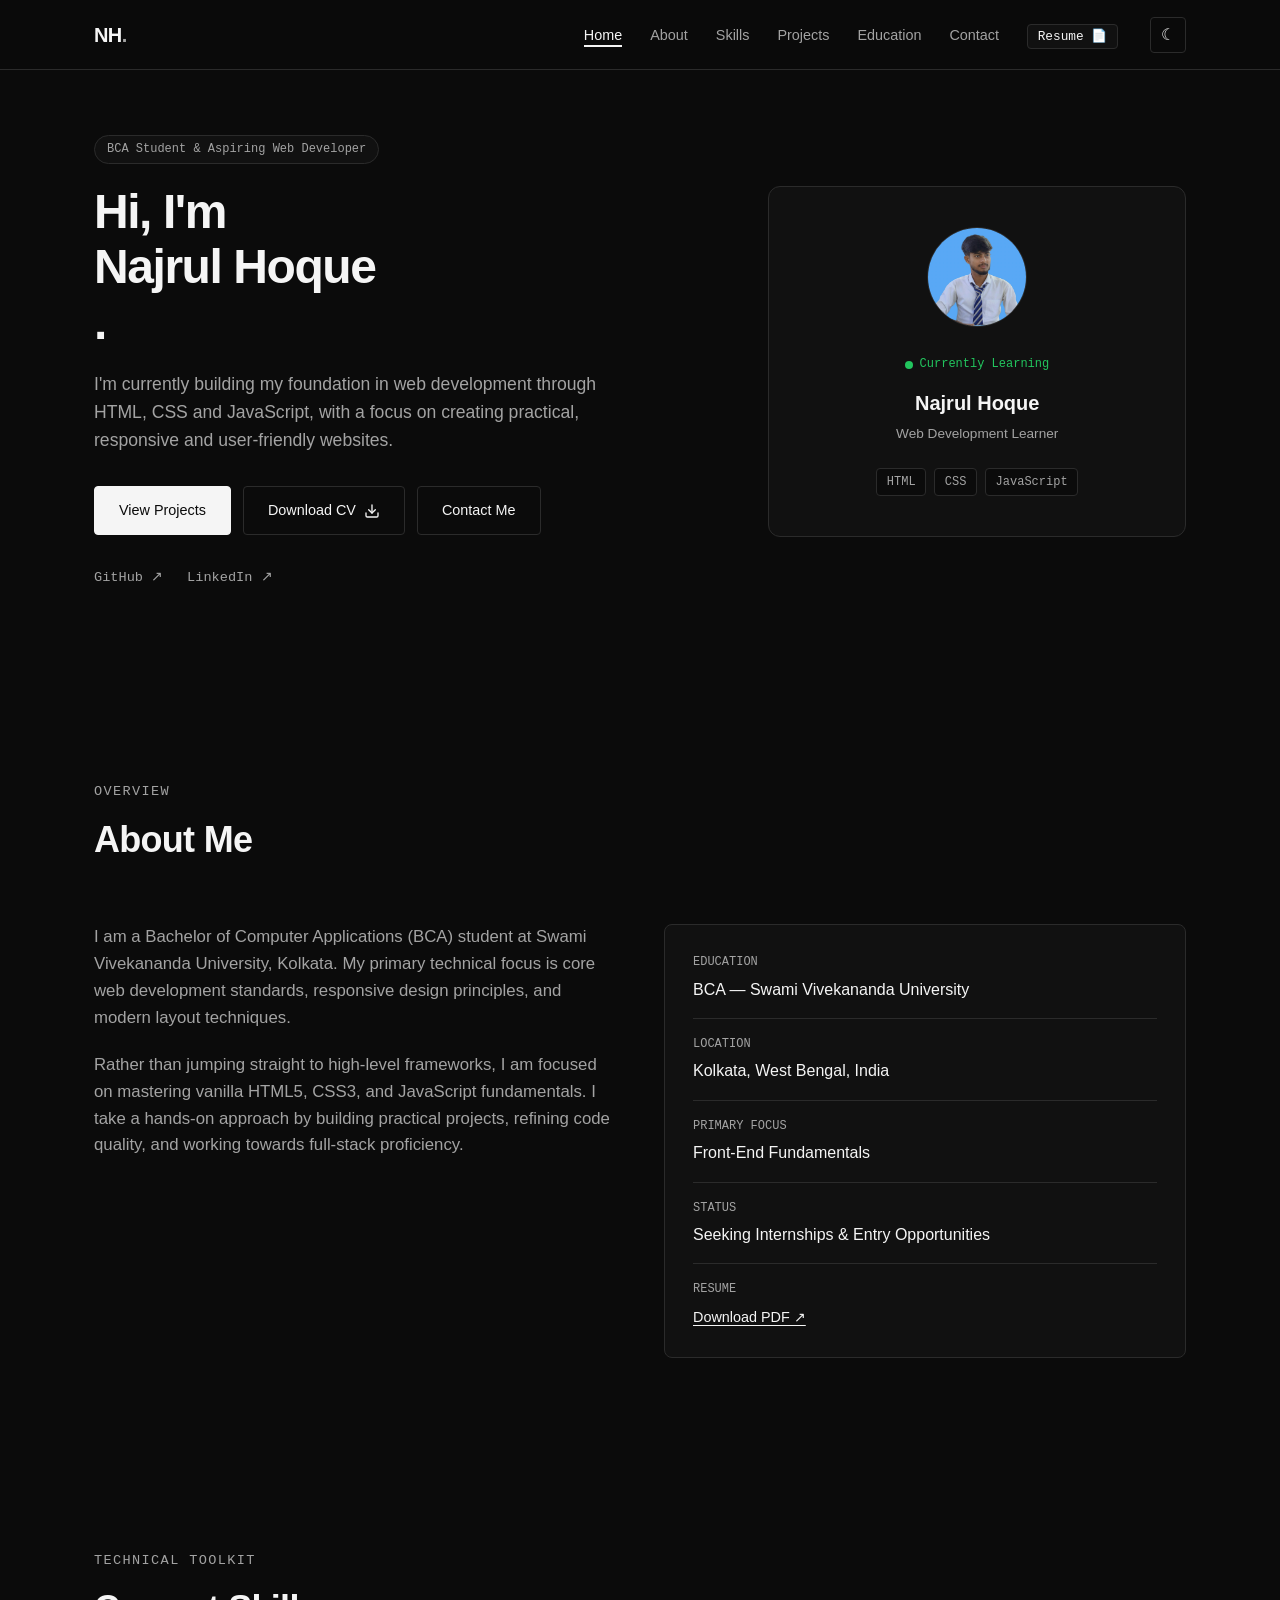
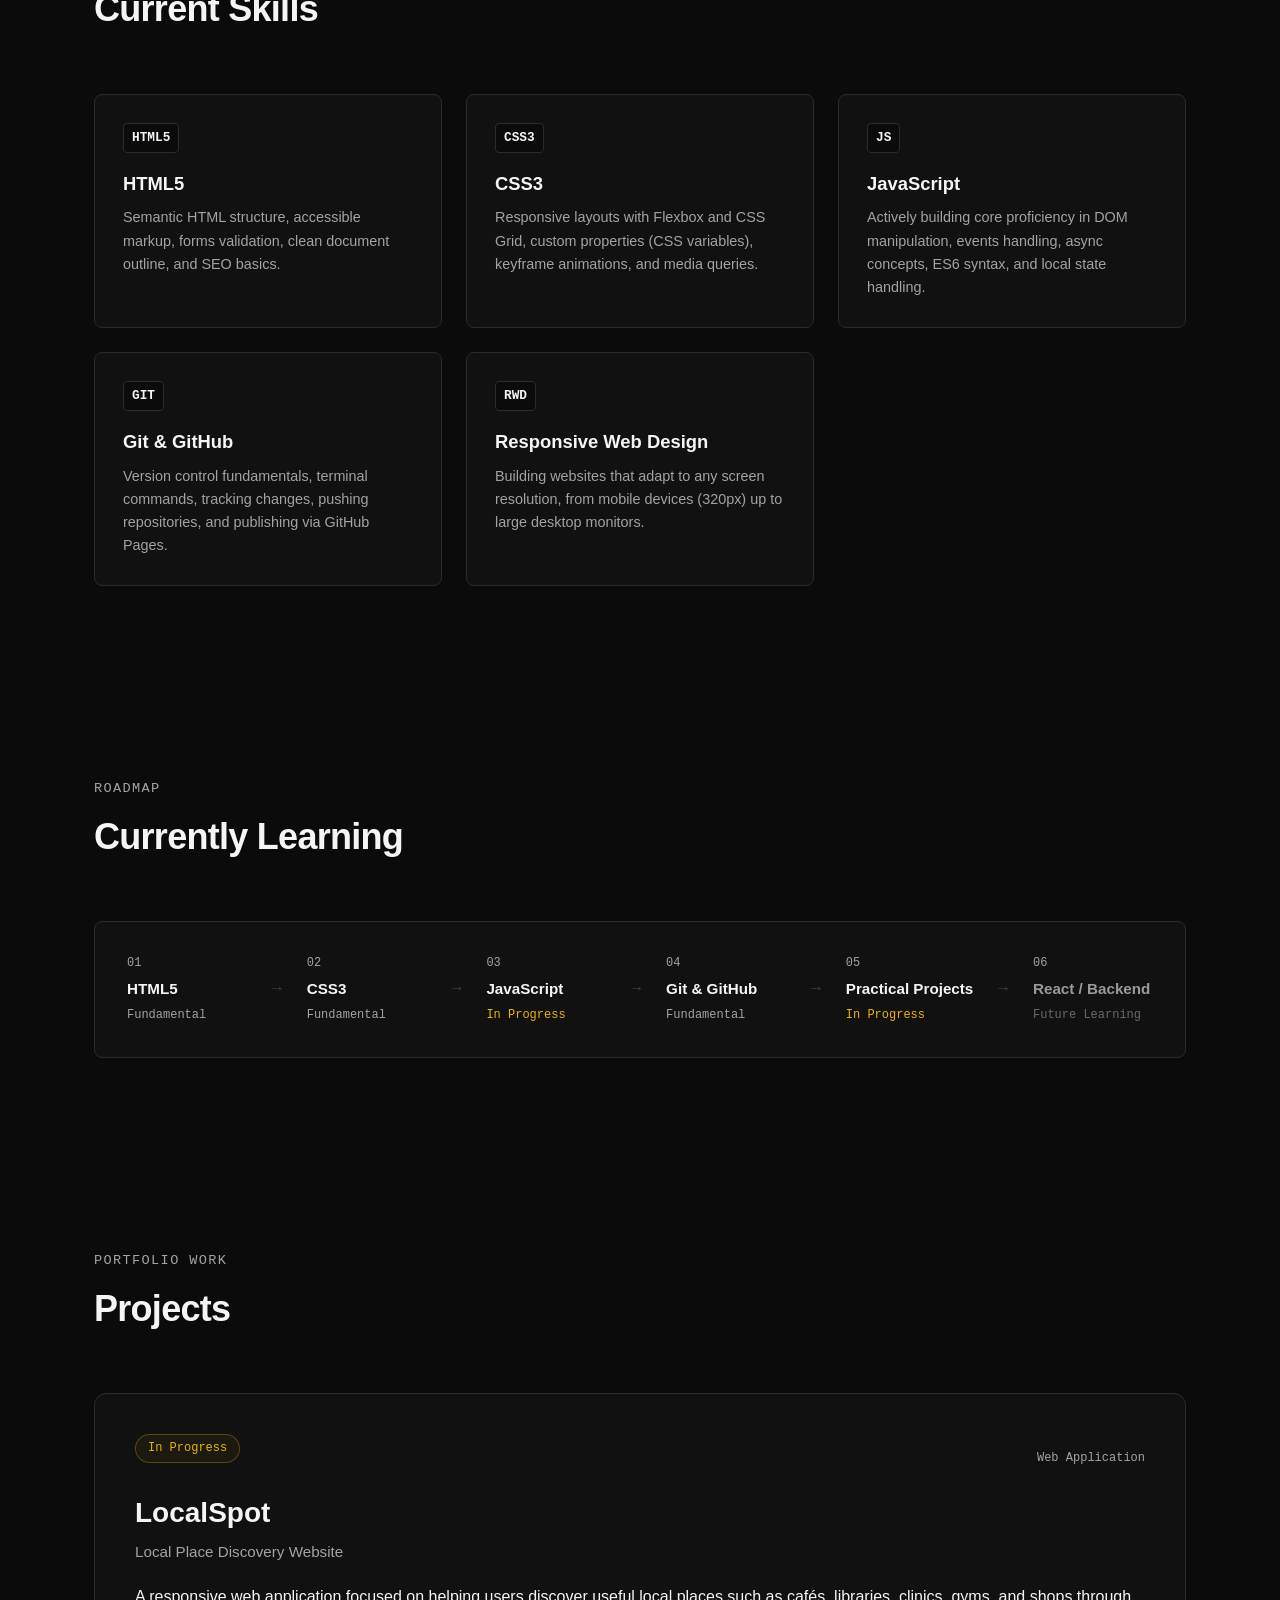
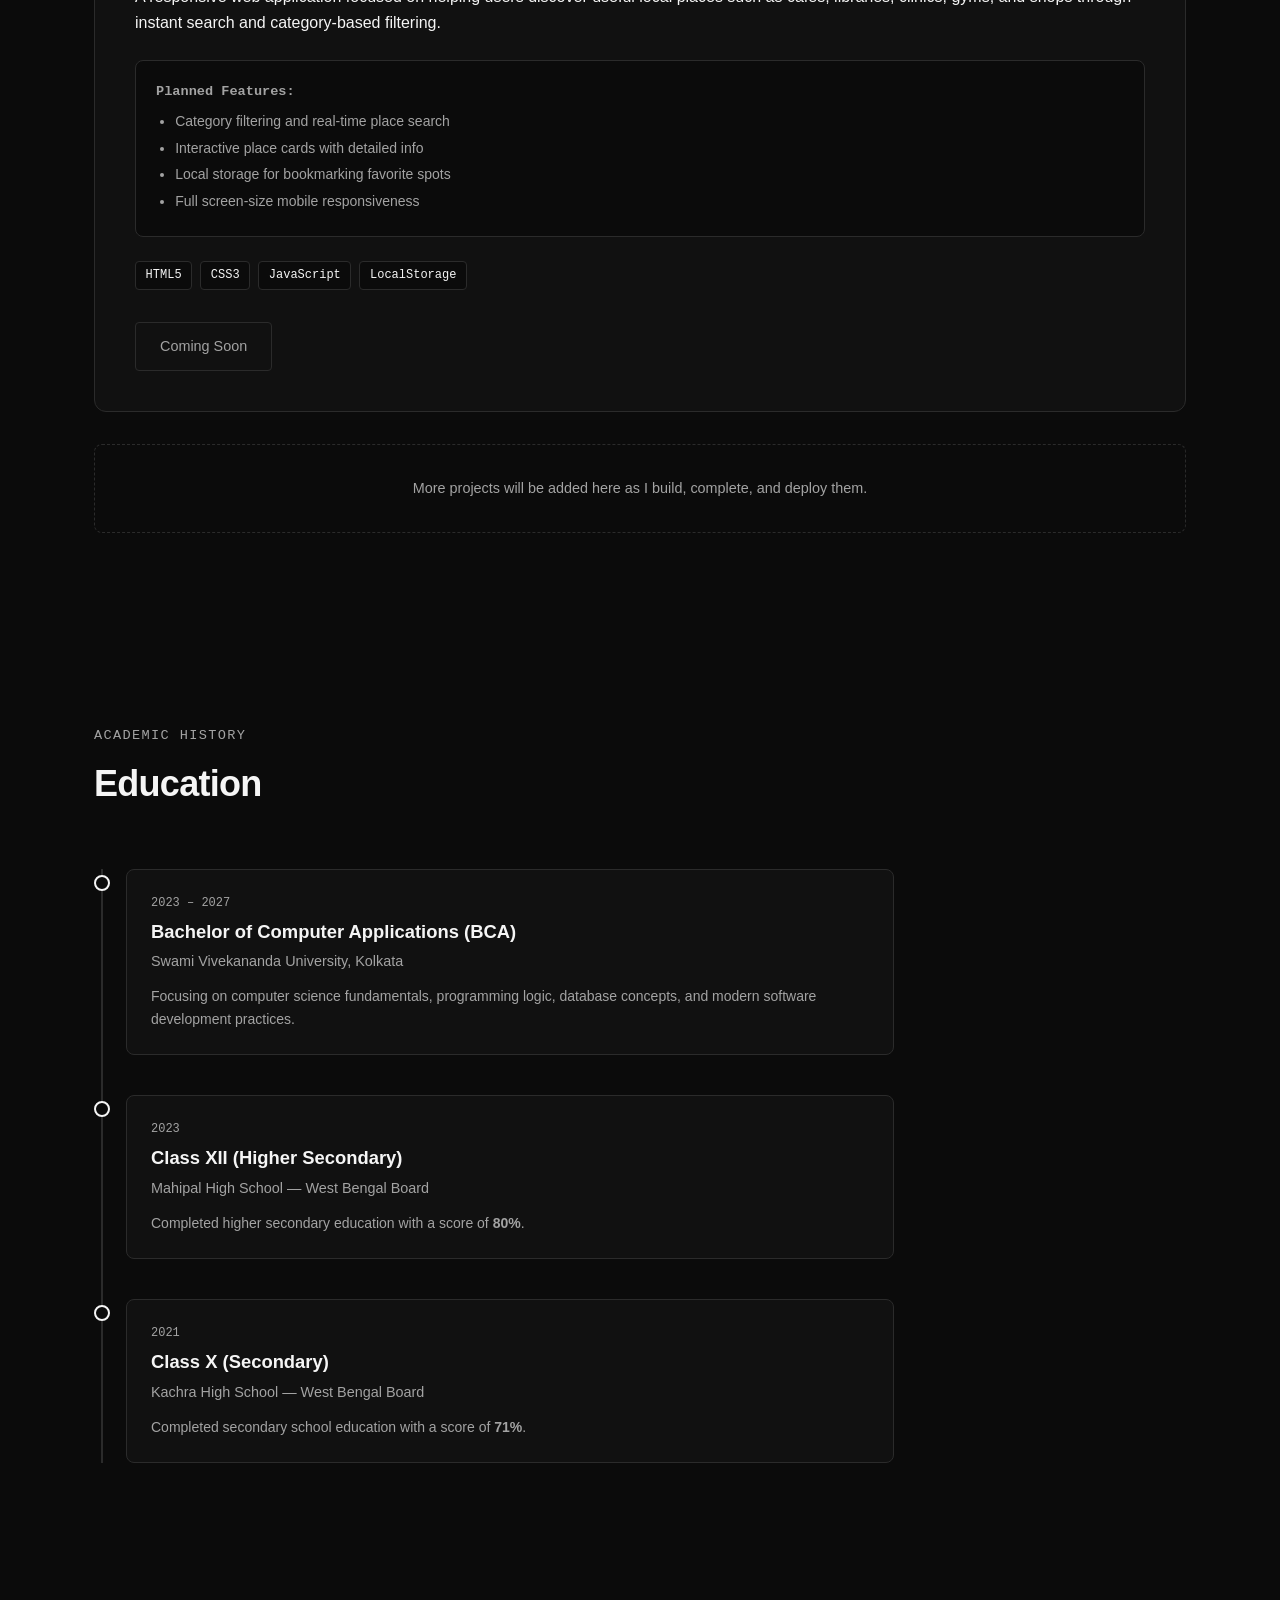
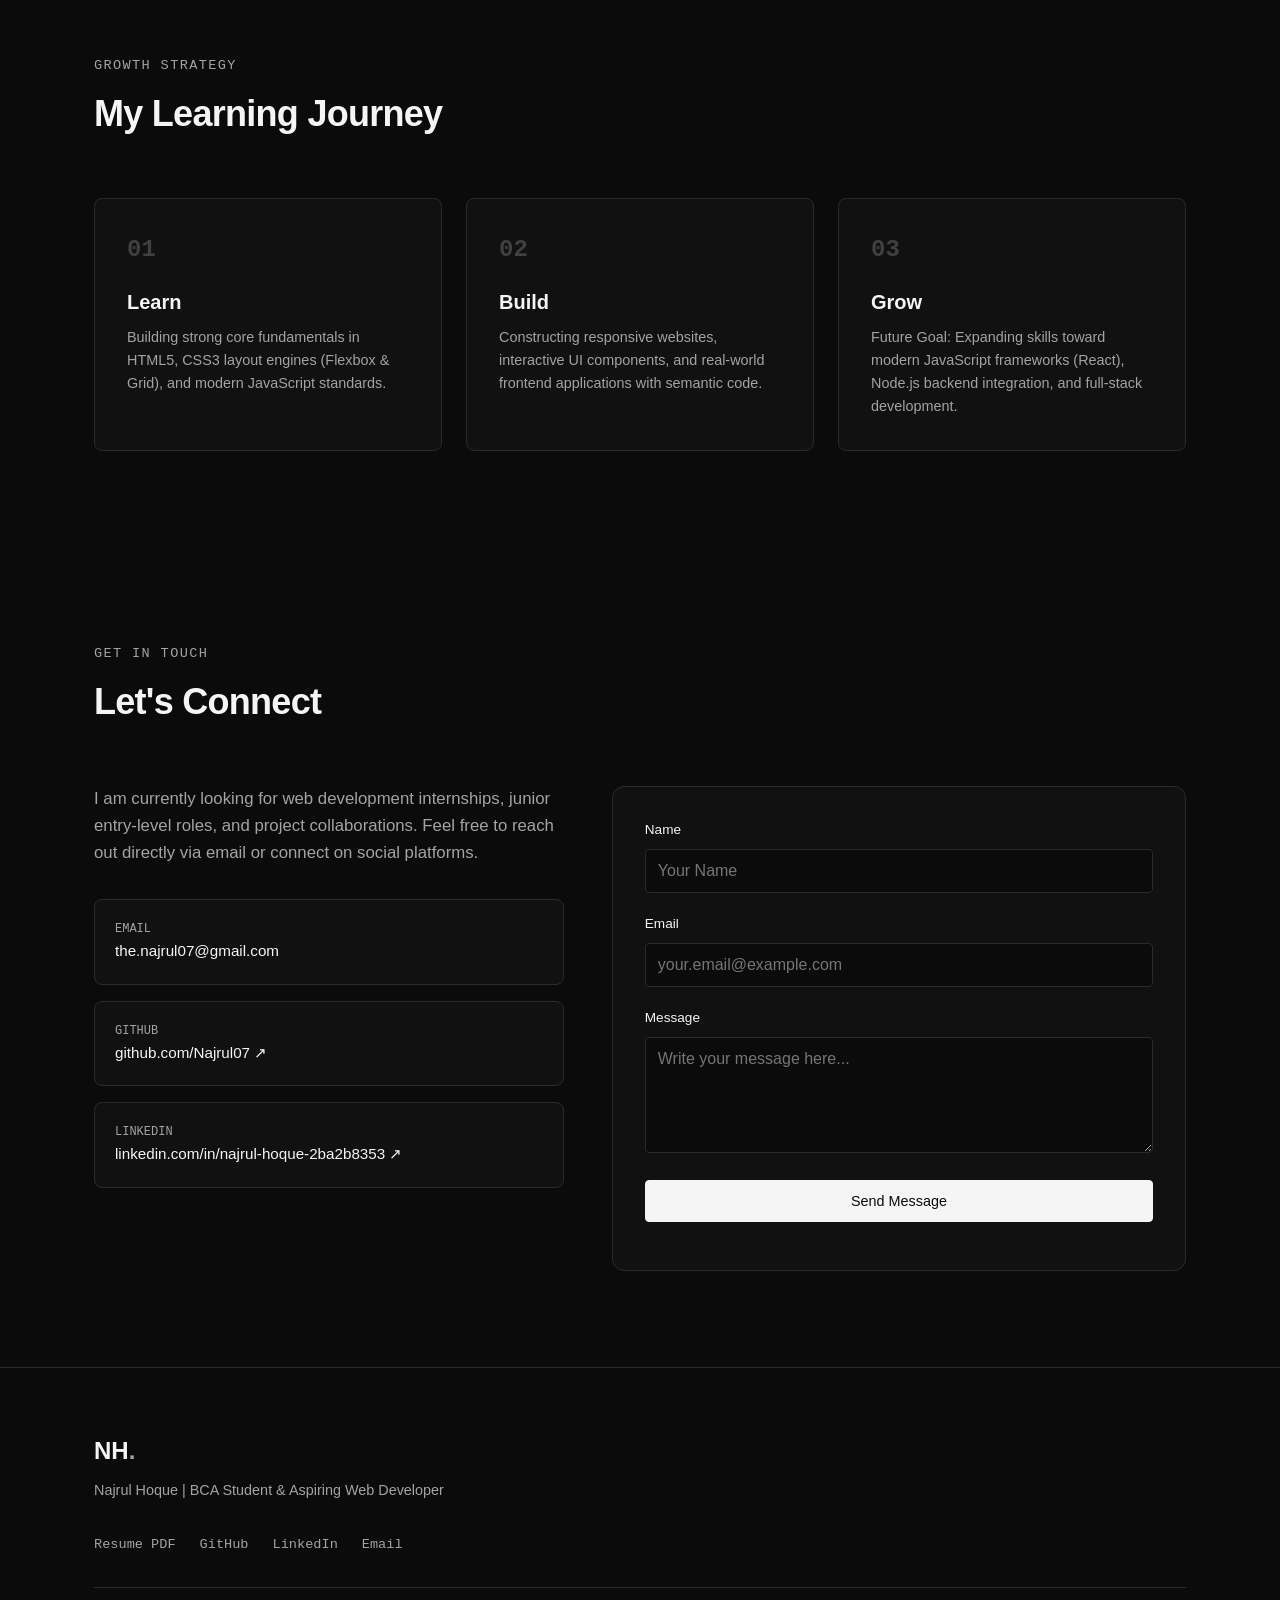
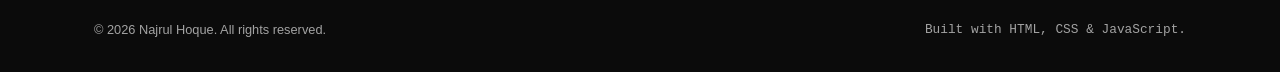
<file: index.html>
<!DOCTYPE html>
<html lang="en" data-theme="dark">
<head>
  <meta charset="UTF-8">
  <meta name="viewport" content="width=device-width, initial-scale=1.0">
  <meta name="description" content="BCA student and aspiring web developer from Kolkata building responsive and practical web experiences with HTML, CSS and JavaScript.">
  <meta name="theme-color" content="#0B0B0B">

  <!-- Open Graph / Social Media -->
  <meta property="og:type" content="website">
  <meta property="og:title" content="Najrul Hoque | Web Developer">
  <meta property="og:description" content="BCA student and aspiring web developer from Kolkata building responsive and practical web experiences.">

  <title>Najrul Hoque | Web Developer</title>

  <link rel="stylesheet" href="style.css">
</head>
<body>

  <!-- NAVIGATION -->
  <header class="navbar" id="navbar">
    <div class="nav-container container">
      <a href="#hero" class="nav-logo" aria-label="Najrul Hoque Home">NH<span class="logo-dot">.</span></a>

      <button class="nav-toggle" id="navToggle" aria-label="Toggle navigation menu" aria-expanded="false">
        <span class="hamburger-bar"></span>
        <span class="hamburger-bar"></span>
        <span class="hamburger-bar"></span>
      </button>

      <nav class="nav-menu" id="navMenu">
        <ul class="nav-list">
          <li><a href="#hero" class="nav-link active">Home</a></li>
          <li><a href="#about" class="nav-link">About</a></li>
          <li><a href="#skills" class="nav-link">Skills</a></li>
          <li><a href="#projects" class="nav-link">Projects</a></li>
          <li><a href="#education" class="nav-link">Education</a></li>
          <li><a href="#contact" class="nav-link">Contact</a></li>
          <li>
            <!-- CV Navigation Action Link -->
            <a href="Najrul_Hoque_CV.pdf" download="Najrul_Hoque_CV.pdf" class="nav-link nav-cv-link" target="_blank" rel="noopener">
              Resume 📄
            </a>
          </li>
        </ul>
        <button class="theme-toggle" id="themeToggle" aria-label="Toggle dark and light theme">
          <span class="theme-icon" id="themeIcon">☾</span>
        </button>
      </nav>
    </div>
  </header>

  <main id="main-content">

    <!-- HERO SECTION -->
    <section class="hero section" id="hero">
      <div class="container hero-container">
        <div class="hero-content reveal">
          <div class="badge">BCA Student &amp; Aspiring Web Developer</div>
          <h1 class="hero-title">Hi, I'm <span class="highlight">Najrul Hoque</span>.</h1>
          <p class="hero-description">
            I'm currently building my foundation in web development through HTML, CSS and JavaScript, with a focus on creating practical, responsive and user-friendly websites.
          </p>
          <div class="hero-actions">
            <a href="#projects" class="btn btn-primary">View Projects</a>
            <!-- CV Download Button in Hero -->
            <a href="Najrul_Hoque_CV.pdf" download="Najrul_Hoque_CV.pdf" class="btn btn-secondary btn-icon" target="_blank" rel="noopener">
              <span>Download CV</span>
              <svg width="16" height="16" viewBox="0 0 24 24" fill="none" stroke="currentColor" stroke-width="2" stroke-linecap="round" stroke-linejoin="round" aria-hidden="true"><path d="M21 15v4a2 2 0 0 1-2 2H5a2 2 0 0 1-2-2v-4"></path><polyline points="7 10 12 15 17 10"></polyline><line x1="12" y1="15" x2="12" y2="3"></line></svg>
            </a>
            <a href="#contact" class="btn btn-secondary">Contact Me</a>
          </div>
          <div class="hero-links">
            <a href="https://github.com/Najrul07" target="_blank" rel="noopener noreferrer" class="social-link">GitHub ↗</a>
            <a href="https://www.linkedin.com/in/najrul-hoque-2ba2b8353" target="_blank" rel="noopener noreferrer" class="social-link">LinkedIn ↗</a>
          </div>
        </div>

        <div class="hero-card-wrap reveal">
          <div class="profile-card">
            <div class="profile-avatar">
              <!-- Replace with actual image when ready: <img src="assets/images/profile.jpg" alt="Najrul Hoque"> -->
               <img src="profile.jpg" alt="Najrul Hoque">
              <!-- <div class="avatar-placeholder">NH</div> -->
            </div>
            <div class="profile-info">
              <span class="status-indicator">
                <span class="status-dot"></span> Currently Learning
              </span>
              <h2 class="profile-name">Najrul Hoque</h2>
              <p class="profile-sub">Web Development Learner</p>
              <div class="profile-tech-tags">
                <span>HTML</span>
                <span>CSS</span>
                <span>JavaScript</span>
              </div>
            </div>
          </div>
        </div>
      </div>
    </section>

    <!-- ABOUT SECTION -->
    <section class="about section" id="about">
      <div class="container">
        <div class="section-header reveal">
          <span class="section-subtitle">Overview</span>
          <h2 class="section-title">About Me</h2>
        </div>

        <div class="about-grid">
          <div class="about-text reveal">
            <p>
              I am a Bachelor of Computer Applications (BCA) student at Swami Vivekananda University, Kolkata. My primary technical focus is core web development standards, responsive design principles, and modern layout techniques.
            </p>
            <p>
              Rather than jumping straight to high-level frameworks, I am focused on mastering vanilla HTML5, CSS3, and JavaScript fundamentals. I take a hands-on approach by building practical projects, refining code quality, and working towards full-stack proficiency.
            </p>
          </div>

          <div class="about-details reveal">
            <div class="info-card">
              <div class="info-item">
                <span class="info-label">Education</span>
                <span class="info-value">BCA — Swami Vivekananda University</span>
              </div>
              <div class="info-item">
                <span class="info-label">Location</span>
                <span class="info-value">Kolkata, West Bengal, India</span>
              </div>
              <div class="info-item">
                <span class="info-label">Primary Focus</span>
                <span class="info-value">Front-End Fundamentals</span>
              </div>
              <div class="info-item">
                <span class="info-label">Status</span>
                <span class="info-value">Seeking Internships &amp; Entry Opportunities</span>
              </div>
              <div class="info-item">
                <span class="info-label">Resume</span>
                <span class="info-value">
                  <a href="Najrul_Hoque_CV.pdf" download="Najrul_Hoque_CV.pdf" class="text-link" target="_blank" rel="noopener">Download PDF ↗</a>
                </span>
              </div>
            </div>
          </div>
        </div>
      </div>
    </section>

    <!-- SKILLS SECTION -->
    <section class="skills section" id="skills">
      <div class="container">
        <div class="section-header reveal">
          <span class="section-subtitle">Technical Toolkit</span>
          <h2 class="section-title">Current Skills</h2>
        </div>

        <div class="skills-grid">
          <div class="skill-card reveal">
            <div class="skill-icon">HTML5</div>
            <h3 class="skill-name">HTML5</h3>
            <p class="skill-desc">Semantic HTML structure, accessible markup, forms validation, clean document outline, and SEO basics.</p>
          </div>

          <div class="skill-card reveal">
            <div class="skill-icon">CSS3</div>
            <h3 class="skill-name">CSS3</h3>
            <p class="skill-desc">Responsive layouts with Flexbox and CSS Grid, custom properties (CSS variables), keyframe animations, and media queries.</p>
          </div>

          <div class="skill-card reveal">
            <div class="skill-icon">JS</div>
            <h3 class="skill-name">JavaScript</h3>
            <p class="skill-desc">Actively building core proficiency in DOM manipulation, events handling, async concepts, ES6 syntax, and local state handling.</p>
          </div>

          <div class="skill-card reveal">
            <div class="skill-icon">GIT</div>
            <h3 class="skill-name">Git &amp; GitHub</h3>
            <p class="skill-desc">Version control fundamentals, terminal commands, tracking changes, pushing repositories, and publishing via GitHub Pages.</p>
          </div>

          <div class="skill-card reveal">
            <div class="skill-icon">RWD</div>
            <h3 class="skill-name">Responsive Web Design</h3>
            <p class="skill-desc">Building websites that adapt to any screen resolution, from mobile devices (320px) up to large desktop monitors.</p>
          </div>
        </div>
      </div>
    </section>

    <!-- CURRENTLY LEARNING SECTION -->
    <section class="learning-path section">
      <div class="container">
        <div class="section-header reveal">
          <span class="section-subtitle">Roadmap</span>
          <h2 class="section-title">Currently Learning</h2>
        </div>

        <div class="path-flow reveal">
          <div class="path-step completed">
            <span class="step-num">01</span>
            <span class="step-name">HTML5</span>
            <span class="step-status">Fundamental</span>
          </div>
          <div class="path-arrow">→</div>

          <div class="path-step completed">
            <span class="step-num">02</span>
            <span class="step-name">CSS3</span>
            <span class="step-status">Fundamental</span>
          </div>
          <div class="path-arrow">→</div>

          <div class="path-step active">
            <span class="step-num">03</span>
            <span class="step-name">JavaScript</span>
            <span class="step-status">In Progress</span>
          </div>
          <div class="path-arrow">→</div>

          <div class="path-step completed">
            <span class="step-num">04</span>
            <span class="step-name">Git &amp; GitHub</span>
            <span class="step-status">Fundamental</span>
          </div>
          <div class="path-arrow">→</div>

          <div class="path-step active">
            <span class="step-num">05</span>
            <span class="step-name">Practical Projects</span>
            <span class="step-status">In Progress</span>
          </div>
          <div class="path-arrow">→</div>

          <div class="path-step future">
            <span class="step-num">06</span>
            <span class="step-name">React / Backend</span>
            <span class="step-status">Future Learning</span>
          </div>
        </div>
      </div>
    </section>

    <!-- PROJECTS SECTION -->
    <section class="projects section" id="projects">
      <div class="container">
        <div class="section-header reveal">
          <span class="section-subtitle">Portfolio Work</span>
          <h2 class="section-title">Projects</h2>
        </div>

        <div class="projects-grid">
          <!-- Planned Project 1 -->
          <article class="project-card reveal">
            <div class="project-header">
              <span class="badge badge-progress">In Progress</span>
              <span class="project-category">Web Application</span>
            </div>
            <h3 class="project-title">LocalSpot</h3>
            <p class="project-subtitle">Local Place Discovery Website</p>
            <p class="project-desc">
              A responsive web application focused on helping users discover useful local places such as cafés, libraries, clinics, gyms, and shops through instant search and category-based filtering.
            </p>

            <div class="project-features">
              <h4>Planned Features:</h4>
              <ul>
                <li>Category filtering and real-time place search</li>
                <li>Interactive place cards with detailed info</li>
                <li>Local storage for bookmarking favorite spots</li>
                <li>Full screen-size mobile responsiveness</li>
              </ul>
            </div>

            <div class="project-tech">
              <span>HTML5</span>
              <span>CSS3</span>
              <span>JavaScript</span>
              <span>LocalStorage</span>
            </div>

            <div class="project-footer">
              <span class="btn btn-disabled">Coming Soon</span>
            </div>
          </article>
        </div>

        <div class="projects-notice reveal">
          <p>More projects will be added here as I build, complete, and deploy them.</p>
        </div>
      </div>
    </section>

    <!-- EDUCATION SECTION -->
    <section class="education section" id="education">
      <div class="container">
        <div class="section-header reveal">
          <span class="section-subtitle">Academic History</span>
          <h2 class="section-title">Education</h2>
        </div>

        <div class="timeline">
          <div class="timeline-item reveal">
            <div class="timeline-marker"></div>
            <div class="timeline-content">
              <span class="timeline-date">2023 – 2027</span>
              <h3 class="timeline-title">Bachelor of Computer Applications (BCA)</h3>
              <p class="timeline-institution">Swami Vivekananda University, Kolkata</p>
              <p class="timeline-detail">Focusing on computer science fundamentals, programming logic, database concepts, and modern software development practices.</p>
            </div>
          </div>

          <div class="timeline-item reveal">
            <div class="timeline-marker"></div>
            <div class="timeline-content">
              <span class="timeline-date">2023</span>
              <h3 class="timeline-title">Class XII (Higher Secondary)</h3>
              <p class="timeline-institution">Mahipal High School — West Bengal Board</p>
              <p class="timeline-detail">Completed higher secondary education with a score of <strong>80%</strong>.</p>
            </div>
          </div>

          <div class="timeline-item reveal">
            <div class="timeline-marker"></div>
            <div class="timeline-content">
              <span class="timeline-date">2021</span>
              <h3 class="timeline-title">Class X (Secondary)</h3>
              <p class="timeline-institution">Kachra High School — West Bengal Board</p>
              <p class="timeline-detail">Completed secondary school education with a score of <strong>71%</strong>.</p>
            </div>
          </div>
        </div>
      </div>
    </section>

    <!-- LEARNING JOURNEY SECTION -->
    <section class="journey section">
      <div class="container">
        <div class="section-header reveal">
          <span class="section-subtitle">Growth Strategy</span>
          <h2 class="section-title">My Learning Journey</h2>
        </div>

        <div class="journey-grid">
          <div class="journey-card reveal">
            <div class="journey-step">01</div>
            <h3 class="journey-title">Learn</h3>
            <p class="journey-desc">Building strong core fundamentals in HTML5, CSS3 layout engines (Flexbox &amp; Grid), and modern JavaScript standards.</p>
          </div>

          <div class="journey-card reveal">
            <div class="journey-step">02</div>
            <h3 class="journey-title">Build</h3>
            <p class="journey-desc">Constructing responsive websites, interactive UI components, and real-world frontend applications with semantic code.</p>
          </div>

          <div class="journey-card reveal">
            <div class="journey-step">03</div>
            <h3 class="journey-title">Grow</h3>
            <p class="journey-desc">Future Goal: Expanding skills toward modern JavaScript frameworks (React), Node.js backend integration, and full-stack development.</p>
          </div>
        </div>
      </div>
    </section>

    <!-- CONTACT SECTION -->
    <section class="contact section" id="contact">
      <div class="container">
        <div class="section-header reveal">
          <span class="section-subtitle">Get In Touch</span>
          <h2 class="section-title">Let's Connect</h2>
        </div>

        <div class="contact-grid">
          <div class="contact-info reveal">
            <p class="contact-text">
              I am currently looking for web development internships, junior entry-level roles, and project collaborations. Feel free to reach out directly via email or connect on social platforms.
            </p>

            <div class="contact-methods">
              <a href="mailto:the.najrul07@gmail.com" class="contact-method-card">
                <span class="method-label">Email</span>
                <span class="method-value">the.najrul07@gmail.com</span>
              </a>

              <a href="https://github.com/Najrul07" target="_blank" rel="noopener noreferrer" class="contact-method-card">
                <span class="method-label">GitHub</span>
                <span class="method-value">github.com/Najrul07 ↗</span>
              </a>

              <a href="https://www.linkedin.com/in/najrul-hoque-2ba2b8353" target="_blank" rel="noopener noreferrer" class="contact-method-card">
                <span class="method-label">LinkedIn</span>
                <span class="method-value">linkedin.com/in/najrul-hoque-2ba2b8353 ↗</span>
              </a>
            </div>
          </div>

          <div class="contact-form-wrap reveal">
            <form class="contact-form" id="contactForm" novalidate>
              <div class="form-group">
                <label for="name">Name</label>
                <input type="text" id="name" name="name" placeholder="Your Name" required>
                <span class="form-error" id="nameError">Please enter your name.</span>
              </div>

              <div class="form-group">
                <label for="email">Email</label>
                <input type="email" id="email" name="email" placeholder="your.email@example.com" required>
                <span class="form-error" id="emailError">Please enter a valid email address.</span>
              </div>

              <div class="form-group">
                <label for="message">Message</label>
                <textarea id="message" name="message" rows="5" placeholder="Write your message here..." required></textarea>
                <span class="form-error" id="messageError">Please enter a message.</span>
              </div>

              <button type="submit" class="btn btn-primary btn-full">Send Message</button>
              <div class="form-status" id="formStatus"></div>
            </form>
          </div>
        </div>
      </div>
    </section>

  </main>

  <!-- FOOTER -->
  <footer class="footer">
    <div class="container footer-container">
      <div class="footer-brand">
        <a href="#hero" class="footer-logo">NH<span class="logo-dot">.</span></a>
        <p class="footer-tagline">Najrul Hoque | BCA Student &amp; Aspiring Web Developer</p>
      </div>

      <div class="footer-links">
        <a href="assets/docs/Najrul_Hoque_CV.pdf" download="Najrul_Hoque_CV.pdf" target="_blank" rel="noopener">Resume PDF</a>
        <a href="https://github.com/Najrul07" target="_blank" rel="noopener noreferrer">GitHub</a>
        <a href="https://www.linkedin.com/in/najrul-hoque-2ba2b8353" target="_blank" rel="noopener noreferrer">LinkedIn</a>
        <a href="mailto:the.najrul07@gmail.com">Email</a>
      </div>

      <div class="footer-bottom">
        <p>&copy; <span id="currentYear"></span> Najrul Hoque. All rights reserved.</p>
        <p class="footer-tech">Built with HTML, CSS &amp; JavaScript.</p>
      </div>
    </div>
  </footer>

  <script src="script.js"></script>
</body>
</html>
</file>
<file: style.css>
/* ==========================================
   CSS VARIABLES & DESIGN SYSTEM
   ========================================== */
:root {
  /* Dark Theme Colors (Default) */
  --bg-primary: #0B0B0B;
  --bg-surface: #111111;
  --bg-surface-hover: #1A1A1A;
  --text-primary: #F5F5F5;
  --text-muted: #A3A3A3;
  --border-color: #2B2B2B;
  --border-color-hover: #404040;
  
  /* Accent States */
  --accent-color: #FFFFFF;
  --accent-inverse: #000000;
  --status-green: #22C55E;
  --status-yellow: #EAB308;
  
  /* Typography */
  --font-sans: -apple-system, BlinkMacSystemFont, "Segoe UI", Roboto, Helvetica, Arial, sans-serif;
  --font-mono: ui-monospace, SFMono-Regular, Menlo, Monaco, Consolas, monospace;
  
  /* Spacing */
  --container-max: 1140px;
  --nav-height: 70px;
  --radius-sm: 4px;
  --radius-md: 8px;
  --radius-lg: 12px;
  
  /* Transitions */
  --transition-fast: 0.15s ease;
  --transition-normal: 0.3s ease;
}

/* Light Theme Variables */
[data-theme="light"] {
  --bg-primary: #F6F6F3;
  --bg-surface: #FFFFFF;
  --bg-surface-hover: #F0F0ED;
  --text-primary: #111111;
  --text-muted: #666666;
  --border-color: #E0E0DC;
  --border-color-hover: #B5B5B0;
  --accent-color: #000000;
  --accent-inverse: #FFFFFF;
}

/* ==========================================
   RESET & BASE STYLES
   ========================================== */
*, *::before, *::after {
  box-sizing: border-box;
  margin: 0;
  padding: 0;
}

html {
  scroll-behavior: smooth;
  font-size: 16px;
}

body {
  background-color: var(--bg-primary);
  color: var(--text-primary);
  font-family: var(--font-sans);
  line-height: 1.6;
  transition: background-color var(--transition-normal), color var(--transition-normal);
  -webkit-font-smoothing: antialiased;
}

a {
  color: inherit;
  text-decoration: none;
}

ul {
  list-style: none;
}

img {
  max-width: 100%;
  height: auto;
  display: block;
}

button, input, textarea {
  font-family: inherit;
  font-size: inherit;
  color: inherit;
}

.container {
  width: 100%;
  max-width: var(--container-max);
  margin: 0 auto;
  padding: 0 1.5rem;
}

.section {
  padding: 6rem 0;
}

.text-link {
  color: var(--text-primary);
  text-decoration: underline;
  text-underline-offset: 3px;
  font-size: 0.9rem;
  transition: color var(--transition-fast);
}

.text-link:hover {
  color: var(--text-muted);
}

/* Focus Accessibility */
a:focus-visible,
button:focus-visible,
input:focus-visible,
textarea:focus-visible {
  outline: 2px solid var(--text-primary);
  outline-offset: 3px;
}

/* ==========================================
   TYPOGRAPHY & HEADINGS
   ========================================== */
.section-header {
  margin-bottom: 3.5rem;
}

.section-subtitle {
  font-family: var(--font-mono);
  font-size: 0.85rem;
  text-transform: uppercase;
  letter-spacing: 0.1em;
  color: var(--text-muted);
  display: block;
  margin-bottom: 0.5rem;
}

.section-title {
  font-size: 2.25rem;
  font-weight: 700;
  letter-spacing: -0.02em;
}

/* ==========================================
   NAVIGATION
   ========================================== */
.navbar {
  position: fixed;
  top: 0;
  left: 0;
  width: 100%;
  height: var(--nav-height);
  background-color: rgba(11, 11, 11, 0.8);
  backdrop-filter: blur(10px);
  -webkit-backdrop-filter: blur(10px);
  border-bottom: 1px solid var(--border-color);
  z-index: 1000;
  transition: background-color var(--transition-normal), border-color var(--transition-normal);
}

[data-theme="light"] .navbar {
  background-color: rgba(246, 246, 243, 0.85);
}

.nav-container {
  display: flex;
  justify-content: space-between;
  align-items: center;
  height: 100%;
}

.nav-logo {
  font-size: 1.25rem;
  font-weight: 800;
  letter-spacing: -0.03em;
}

.logo-dot {
  color: var(--text-muted);
}

.nav-menu {
  display: flex;
  align-items: center;
  gap: 2rem;
}

.nav-list {
  display: flex;
  align-items: center;
  gap: 1.75rem;
}

.nav-link {
  font-size: 0.9rem;
  color: var(--text-muted);
  transition: color var(--transition-fast);
  position: relative;
}

.nav-link:hover,
.nav-link.active {
  color: var(--text-primary);
}

.nav-link.active::after {
  content: '';
  position: absolute;
  bottom: -4px;
  left: 0;
  width: 100%;
  height: 2px;
  background-color: var(--text-primary);
}

.nav-cv-link {
  font-family: var(--font-mono);
  font-size: 0.8rem;
  border: 1px solid var(--border-color);
  padding: 0.25rem 0.6rem;
  border-radius: var(--radius-sm);
  color: var(--text-primary);
  background-color: var(--bg-surface);
}

.nav-cv-link:hover {
  border-color: var(--text-primary);
  background-color: var(--bg-surface-hover);
}

.theme-toggle {
  background: transparent;
  border: 1px solid var(--border-color);
  border-radius: var(--radius-sm);
  width: 36px;
  height: 36px;
  display: flex;
  align-items: center;
  justify-content: center;
  cursor: pointer;
  color: var(--text-primary);
  transition: border-color var(--transition-fast), background-color var(--transition-fast);
}

.theme-toggle:hover {
  border-color: var(--border-color-hover);
  background-color: var(--bg-surface-hover);
}

.nav-toggle {
  display: none;
  background: transparent;
  border: none;
  cursor: pointer;
  flex-direction: column;
  gap: 5px;
  padding: 5px;
}

.hamburger-bar {
  width: 22px;
  height: 2px;
  background-color: var(--text-primary);
  transition: transform var(--transition-fast), opacity var(--transition-fast);
}

/* Mobile Nav Styles */
@media (max-width: 768px) {
  .nav-toggle {
    display: flex;
  }

  .nav-menu {
    position: fixed;
    top: var(--nav-height);
    left: 0;
    width: 100%;
    height: calc(100vh - var(--nav-height));
    background-color: var(--bg-primary);
    flex-direction: column;
    justify-content: flex-start;
    padding: 3rem 1.5rem;
    gap: 2.5rem;
    transform: translateY(-100%);
    opacity: 0;
    visibility: hidden;
    transition: transform var(--transition-normal), opacity var(--transition-normal), visibility var(--transition-normal);
    border-bottom: 1px solid var(--border-color);
  }

  .nav-menu.is-active {
    transform: translateY(0);
    opacity: 1;
    visibility: visible;
  }

  .nav-list {
    flex-direction: column;
    align-items: center;
    gap: 1.5rem;
  }

  .nav-link {
    font-size: 1.2rem;
  }

  /* Hamburger Animation */
  .nav-toggle.is-active .hamburger-bar:nth-child(1) {
    transform: translateY(7px) rotate(45deg);
  }
  .nav-toggle.is-active .hamburger-bar:nth-child(2) {
    opacity: 0;
  }
  .nav-toggle.is-active .hamburger-bar:nth-child(3) {
    transform: translateY(-7px) rotate(-45deg);
  }
}

/* ==========================================
   BUTTONS & BADGES
   ========================================== */
.btn {
  display: inline-flex;
  align-items: center;
  justify-content: center;
  gap: 0.5rem;
  padding: 0.75rem 1.5rem;
  font-size: 0.9rem;
  font-weight: 500;
  border-radius: var(--radius-sm);
  transition: all var(--transition-fast);
  cursor: pointer;
}

.btn-primary {
  background-color: var(--text-primary);
  color: var(--bg-primary);
  border: 1px solid var(--text-primary);
}

.btn-primary:hover {
  opacity: 0.9;
}

.btn-secondary {
  background-color: transparent;
  color: var(--text-primary);
  border: 1px solid var(--border-color);
}

.btn-secondary:hover {
  border-color: var(--text-primary);
  background-color: var(--bg-surface-hover);
}

.btn-disabled {
  background-color: var(--bg-surface);
  color: var(--text-muted);
  border: 1px solid var(--border-color);
  cursor: not-allowed;
}

.btn-full {
  width: 100%;
}

.badge {
  display: inline-block;
  padding: 0.25rem 0.75rem;
  font-size: 0.75rem;
  font-family: var(--font-mono);
  border-radius: 50px;
  border: 1px solid var(--border-color);
  background-color: var(--bg-surface);
  color: var(--text-muted);
  margin-bottom: 1.25rem;
}

.badge-progress {
  color: var(--status-yellow);
  border-color: rgba(234, 179, 8, 0.3);
  background-color: rgba(234, 179, 8, 0.05);
}

/* ==========================================
   HERO SECTION
   ========================================== */
.hero {
  padding-top: calc(var(--nav-height) + 4rem);
  padding-bottom: 6rem;
}

.hero-container {
  display: grid;
  grid-template-columns: 1.2fr 0.8fr;
  gap: 3rem;
  align-items: center;
}

.hero-title {
  font-size: 3rem;
  line-height: 1.15;
  font-weight: 800;
  letter-spacing: -0.03em;
  margin-bottom: 1.25rem;
}

.hero-title .highlight {
  display: block;
}

.hero-description {
  font-size: 1.1rem;
  color: var(--text-muted);
  margin-bottom: 2rem;
  max-width: 520px;
}

.hero-actions {
  display: flex;
  gap: 0.75rem;
  margin-bottom: 2rem;
  flex-wrap: wrap;
}

.hero-links {
  display: flex;
  gap: 1.5rem;
}

.social-link {
  font-family: var(--font-mono);
  font-size: 0.85rem;
  color: var(--text-muted);
  transition: color var(--transition-fast);
}

.social-link:hover {
  color: var(--text-primary);
}

/* Developer Profile Card */
.profile-card {
  background-color: var(--bg-surface);
  border: 1px solid var(--border-color);
  border-radius: var(--radius-lg);
  padding: 2.5rem;
  text-align: center;
  transition: border-color var(--transition-fast);
}

.profile-card:hover {
  border-color: var(--border-color-hover);
}

.profile-avatar {
  width: 100px;
  height: 100px;
  margin: 0 auto 1.5rem auto;
  border-radius: 50%;
  background-color: var(--bg-primary);
  border: 1px solid var(--border-color);
  display: flex;
  align-items: center;
  justify-content: center;
  overflow: hidden;
}

.avatar-placeholder {
  font-size: 1.75rem;
  font-weight: 700;
  letter-spacing: -0.05em;
  color: var(--text-primary);
}

.status-indicator {
  display: inline-flex;
  align-items: center;
  gap: 0.4rem;
  font-family: var(--font-mono);
  font-size: 0.75rem;
  color: var(--status-green);
  margin-bottom: 0.75rem;
}

.status-dot {
  width: 8px;
  height: 8px;
  background-color: var(--status-green);
  border-radius: 50%;
}

.profile-name {
  font-size: 1.25rem;
  font-weight: 700;
  margin-bottom: 0.25rem;
}

.profile-sub {
  font-size: 0.85rem;
  color: var(--text-muted);
  margin-bottom: 1.5rem;
}

.profile-tech-tags {
  display: flex;
  justify-content: center;
  gap: 0.5rem;
  flex-wrap: wrap;
}

.profile-tech-tags span {
  font-family: var(--font-mono);
  font-size: 0.75rem;
  background-color: var(--bg-primary);
  border: 1px solid var(--border-color);
  padding: 0.2rem 0.6rem;
  border-radius: var(--radius-sm);
  color: var(--text-muted);
}

/* ==========================================
   ABOUT SECTION
   ========================================== */
.about-grid {
  display: grid;
  grid-template-columns: 1fr 1fr;
  gap: 3rem;
}

.about-text p {
  color: var(--text-muted);
  margin-bottom: 1.25rem;
  font-size: 1.05rem;
}

.info-card {
  background-color: var(--bg-surface);
  border: 1px solid var(--border-color);
  border-radius: var(--radius-md);
  padding: 1.75rem;
}

.info-item {
  display: flex;
  flex-direction: column;
  padding-bottom: 1rem;
  margin-bottom: 1rem;
  border-bottom: 1px solid var(--border-color);
}

.info-item:last-child {
  border-bottom: none;
  padding-bottom: 0;
  margin-bottom: 0;
}

.info-label {
  font-family: var(--font-mono);
  font-size: 0.75rem;
  color: var(--text-muted);
  text-transform: uppercase;
  margin-bottom: 0.25rem;
}

.info-value {
  font-weight: 500;
}

/* ==========================================
   SKILLS SECTION
   ========================================== */
.skills-grid {
  display: grid;
  grid-template-columns: repeat(auto-fill, minmax(280px, 1fr));
  gap: 1.5rem;
}

.skill-card {
  background-color: var(--bg-surface);
  border: 1px solid var(--border-color);
  border-radius: var(--radius-md);
  padding: 1.75rem;
  transition: transform var(--transition-fast), border-color var(--transition-fast);
}

.skill-card:hover {
  transform: translateY(-2px);
  border-color: var(--border-color-hover);
}

.skill-icon {
  font-family: var(--font-mono);
  font-size: 0.8rem;
  font-weight: 700;
  background-color: var(--bg-primary);
  border: 1px solid var(--border-color);
  display: inline-block;
  padding: 0.25rem 0.5rem;
  border-radius: var(--radius-sm);
  margin-bottom: 1rem;

}

.skill-name {
  font-size: 1.15rem;
  font-weight: 600;
  margin-bottom: 0.5rem;
}

.skill-desc {
  font-size: 0.9rem;
  color: var(--text-muted);
}

/* ==========================================
   CURRENTLY LEARNING ROADMAP
   ========================================== */
.path-flow {
  display: flex;
  align-items: center;
  justify-content: space-between;
  background-color: var(--bg-surface);
  border: 1px solid var(--border-color);
  border-radius: var(--radius-md);
  padding: 2rem;
  overflow-x: auto;
  gap: 1rem;
}

.path-step {
  display: flex;
  flex-direction: column;
  min-width: 120px;
}

.step-num {
  font-family: var(--font-mono);
  font-size: 0.75rem;
  color: var(--text-muted);
}

.step-name {
  font-weight: 600;
  font-size: 0.95rem;
  margin: 0.25rem 0;
}

.step-status {
  font-size: 0.75rem;
  font-family: var(--font-mono);
}

.path-step.completed .step-status { color: var(--text-muted); }
.path-step.active .step-status { color: var(--status-yellow); }
.path-step.future .step-status { color: var(--text-muted); opacity: 0.6; }
.path-step.future .step-name { opacity: 0.6; }

.path-arrow {
  color: var(--border-color-hover);
  font-family: var(--font-mono);
}

/* ==========================================
   PROJECTS SECTION
   ========================================== */
.projects-grid {
  display: grid;
  grid-template-columns: 1fr;
  gap: 2rem;
  margin-bottom: 2rem;
}

.project-card {
  background-color: var(--bg-surface);
  border: 1px solid var(--border-color);
  border-radius: var(--radius-lg);
  padding: 2.5rem;
  transition: border-color var(--transition-fast);
}

.project-card:hover {
  border-color: var(--border-color-hover);
}

.project-header {
  display: flex;
  justify-content: space-between;
  align-items: center;
  margin-bottom: 0.5rem;
}

.project-category {
  font-family: var(--font-mono);
  font-size: 0.75rem;
  color: var(--text-muted);
}

.project-title {
  font-size: 1.75rem;
  font-weight: 700;
  margin-bottom: 0.25rem;
}

.project-subtitle {
  font-size: 0.95rem;
  color: var(--text-muted);
  margin-bottom: 1.25rem;
}

.project-desc {
  font-size: 1rem;
  color: var(--text-primary);
  margin-bottom: 1.5rem;
  line-height: 1.6;
}

.project-features {
  margin-bottom: 1.5rem;
  background-color: var(--bg-primary);
  border: 1px solid var(--border-color);
  padding: 1.25rem;
  border-radius: var(--radius-md);
}

.project-features h4 {
  font-size: 0.85rem;
  font-family: var(--font-mono);
  margin-bottom: 0.5rem;
  color: var(--text-muted);
}

.project-features ul {
  list-style: disc;
  padding-left: 1.2rem;
}

.project-features li {
  font-size: 0.875rem;
  color: var(--text-muted);
  margin-bottom: 0.25rem;
}

.project-tech {
  display: flex;
  gap: 0.5rem;
  flex-wrap: wrap;
  margin-bottom: 2rem;
}

.project-tech span {
  font-family: var(--font-mono);
  font-size: 0.75rem;
  background-color: var(--bg-primary);
  border: 1px solid var(--border-color);
  padding: 0.25rem 0.6rem;
  border-radius: var(--radius-sm);
}

.projects-notice {
  text-align: center;
  padding: 2rem;
  border: 1px dashed var(--border-color);
  border-radius: var(--radius-md);
  color: var(--text-muted);
  font-size: 0.9rem;
}

/* ==========================================
   EDUCATION SECTION (TIMELINE)
   ========================================== */
.timeline {
  position: relative;
  max-width: 800px;
  padding-left: 2rem;
}

.timeline::before {
  content: '';
  position: absolute;
  top: 0;
  bottom: 0;
  left: 7px;
  width: 2px;
  background-color: var(--border-color);
}

.timeline-item {
  position: relative;
  margin-bottom: 2.5rem;
}

.timeline-item:last-child {
  margin-bottom: 0;
}

.timeline-marker {
  position: absolute;
  top: 6px;
  left: -2rem;
  width: 16px;
  height: 16px;
  border-radius: 50%;
  background-color: var(--bg-primary);
  border: 2px solid var(--text-primary);
}

.timeline-content {
  background-color: var(--bg-surface);
  border: 1px solid var(--border-color);
  border-radius: var(--radius-md);
  padding: 1.5rem;
}

.timeline-date {
  font-family: var(--font-mono);
  font-size: 0.75rem;
  color: var(--text-muted);
  display: block;
  margin-bottom: 0.25rem;
}

.timeline-title {
  font-size: 1.15rem;
  font-weight: 600;
  margin-bottom: 0.25rem;
}

.timeline-institution {
  font-size: 0.9rem;
  color: var(--text-muted);
  margin-bottom: 0.75rem;
}

.timeline-detail {
  font-size: 0.875rem;
  color: var(--text-muted);
}

/* ==========================================
   LEARNING JOURNEY
   ========================================== */
.journey-grid {
  display: grid;
  grid-template-columns: repeat(3, 1fr);
  gap: 1.5rem;
}

.journey-card {
  background-color: var(--bg-surface);
  border: 1px solid var(--border-color);
  border-radius: var(--radius-md);
  padding: 2rem;
}

.journey-step {
  font-family: var(--font-mono);
  font-size: 1.5rem;
  font-weight: 700;
  color: var(--border-color-hover);
  margin-bottom: 1rem;
}

.journey-title {
  font-size: 1.25rem;
  font-weight: 600;
  margin-bottom: 0.5rem;
}

.journey-desc {
  font-size: 0.9rem;
  color: var(--text-muted);
}

/* ==========================================
   CONTACT SECTION
   ========================================== */
.contact-grid {
  display: grid;
  grid-template-columns: 0.9fr 1.1fr;
  gap: 3rem;
}

.contact-text {
  font-size: 1.05rem;
  color: var(--text-muted);
  margin-bottom: 2rem;
}

.contact-methods {
  display: flex;
  flex-direction: column;
  gap: 1rem;
}

.contact-method-card {
  background-color: var(--bg-surface);
  border: 1px solid var(--border-color);
  border-radius: var(--radius-md);
  padding: 1.25rem;
  display: flex;
  flex-direction: column;
  transition: border-color var(--transition-fast);
}

.contact-method-card:hover {
  border-color: var(--border-color-hover);
}

.method-label {
  font-family: var(--font-mono);
  font-size: 0.75rem;
  color: var(--text-muted);
  text-transform: uppercase;
}

.method-value {
  font-weight: 500;
  font-size: 0.95rem;
}

.contact-form {
  background-color: var(--bg-surface);
  border: 1px solid var(--border-color);
  border-radius: var(--radius-lg);
  padding: 2rem;
}

.form-group {
  margin-bottom: 1.25rem;
}

.form-group label {
  display: block;
  font-size: 0.85rem;
  font-weight: 500;
  margin-bottom: 0.5rem;
}

.form-group input,
.form-group textarea {
  width: 100%;
  padding: 0.75rem;
  background-color: var(--bg-primary);
  border: 1px solid var(--border-color);
  border-radius: var(--radius-sm);
  transition: border-color var(--transition-fast);
}

.form-group input:focus,
.form-group textarea:focus {
  border-color: var(--text-primary);
  outline: none;
}

.form-error {
  display: none;
  font-size: 0.75rem;
  color: #EF4444;
  margin-top: 0.35rem;
}

.form-group.has-error input,
.form-group.has-error textarea {
  border-color: #EF4444;
}

.form-group.has-error .form-error {
  display: block;
}

.form-status {
  margin-top: 1rem;
  font-size: 0.85rem;
  text-align: center;
}

.form-status.success {
  color: var(--status-green);
}

/* ==========================================
   FOOTER
   ========================================== */
.footer {
  border-top: 1px solid var(--border-color);
  padding: 4rem 0 2rem 0;
  background-color: var(--bg-primary);
}

.footer-container {
  display: flex;
  flex-direction: column;
  gap: 2rem;
}

.footer-brand {
  display: flex;
  flex-direction: column;
  gap: 0.5rem;
}

.footer-logo {
  font-size: 1.5rem;
  font-weight: 800;
}

.footer-tagline {
  font-size: 0.9rem;
  color: var(--text-muted);
}

.footer-links {
  display: flex;
  gap: 1.5rem;
}

.footer-links a {
  font-family: var(--font-mono);
  font-size: 0.85rem;
  color: var(--text-muted);
  transition: color var(--transition-fast);
}

.footer-links a:hover {
  color: var(--text-primary);
}

.footer-bottom {
  display: flex;
  justify-content: space-between;
  align-items: center;
  padding-top: 2rem;
  border-top: 1px solid var(--border-color);
  font-size: 0.8rem;
  color: var(--text-muted);
  flex-wrap: wrap;
  gap: 1rem;
}

.footer-tech {
  font-family: var(--font-mono);
}

/* ==========================================
   SCROLL REVEAL ANIMATION
   ========================================== */
.reveal {
  opacity: 0;
  transform: translateY(20px);
  transition: opacity 0.6s cubic-bezier(0.16, 1, 0.3, 1), transform 0.6s cubic-bezier(0.16, 1, 0.3, 1);
}

.reveal.active {
  opacity: 1;
  transform: translateY(0);
}

@media (prefers-reduced-motion: reduce) {
  .reveal {
    transition: none;
    opacity: 1;
    transform: none;
  }
}

/* ==========================================
   RESPONSIVE MEDIA QUERIES
   ========================================== */
@media (max-width: 992px) {
  .hero-container {
    grid-template-columns: 1fr;
  }

  .about-grid {
    grid-template-columns: 1fr;
  }

  .contact-grid {
    grid-template-columns: 1fr;
  }

  .journey-grid {
    grid-template-columns: 1fr;
  }
}

@media (max-width: 576px) {
  .hero-title {
    font-size: 2.25rem;
  }

  .section {
    padding: 4rem 0;
  }

  .section-title {
    font-size: 1.75rem;
  }

  .hero-actions {
    flex-direction: column;
    width: 100%;
  }

  .hero-actions .btn {
    width: 100%;
  }

  .profile-card,
  .project-card,
  .contact-form {
    padding: 1.5rem;
  }

  .footer-bottom {
    flex-direction: column;
    align-items: flex-start;
  }
}
</file>
